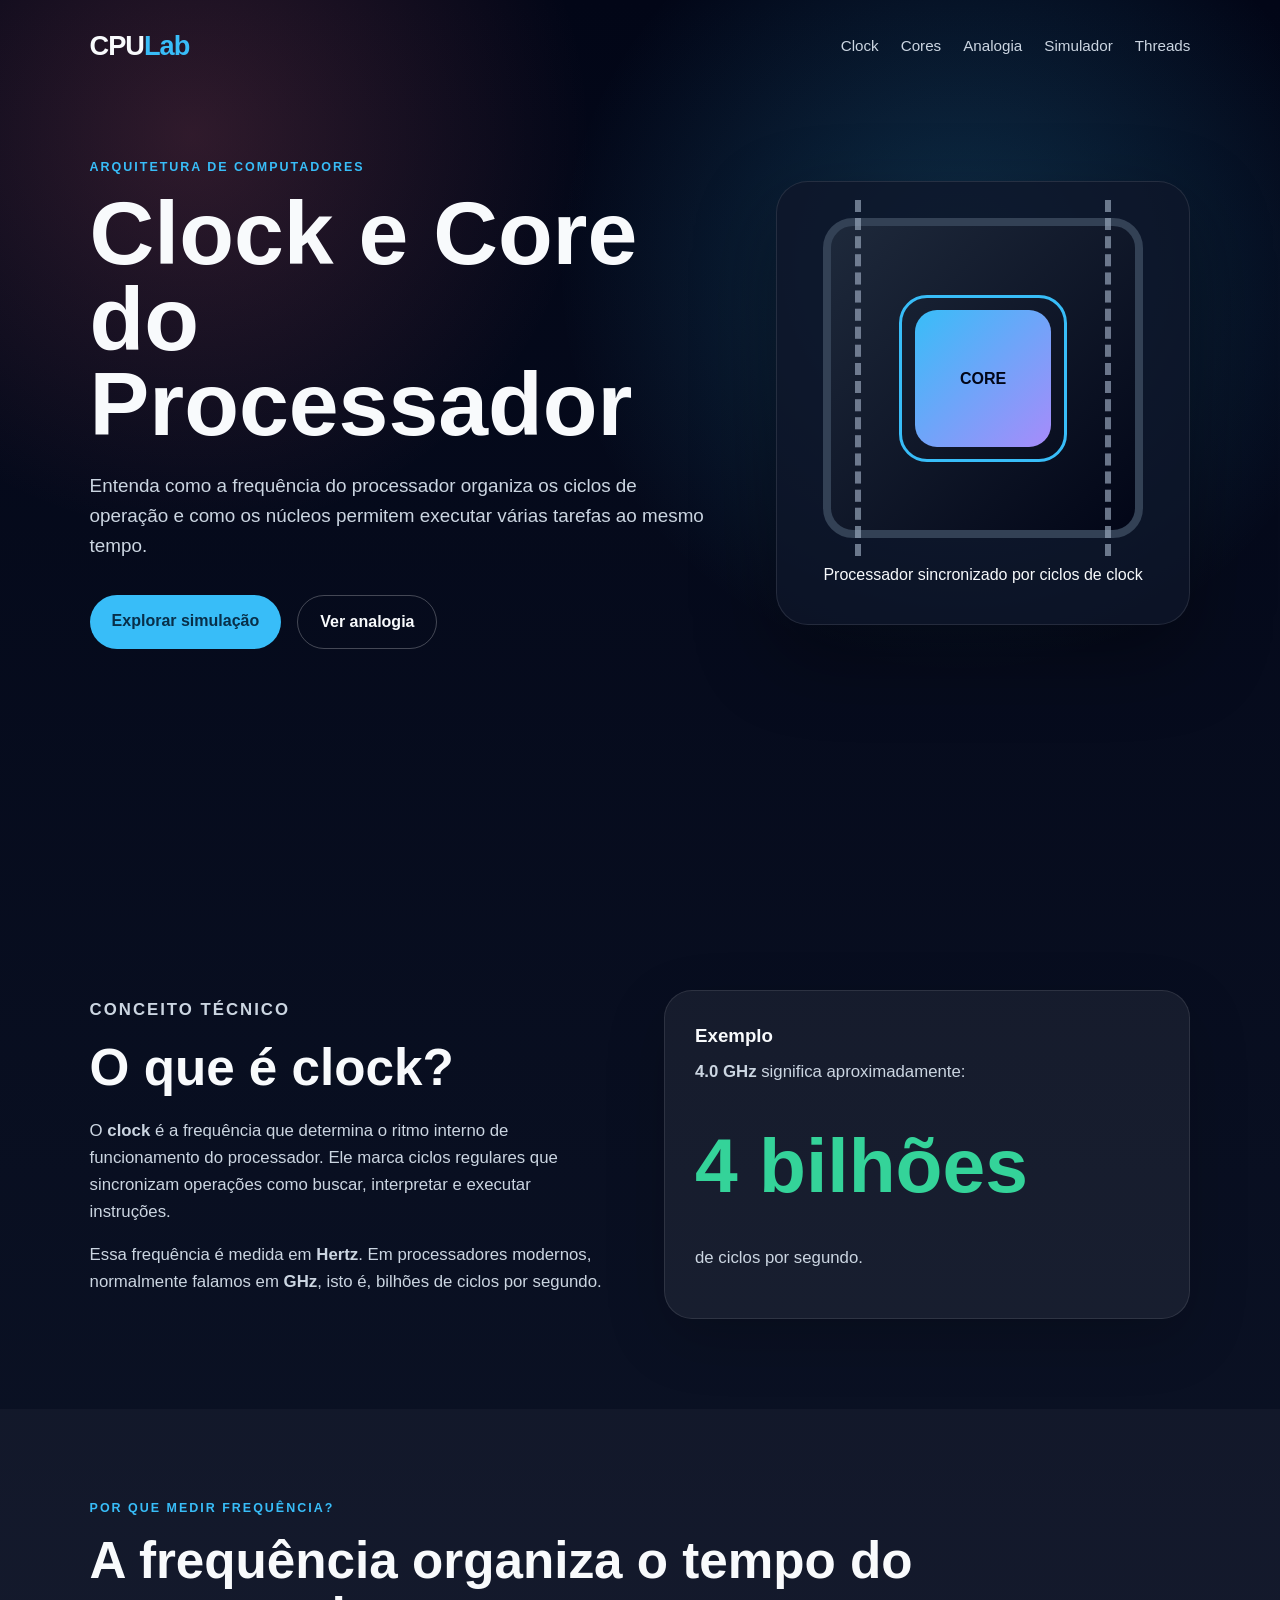
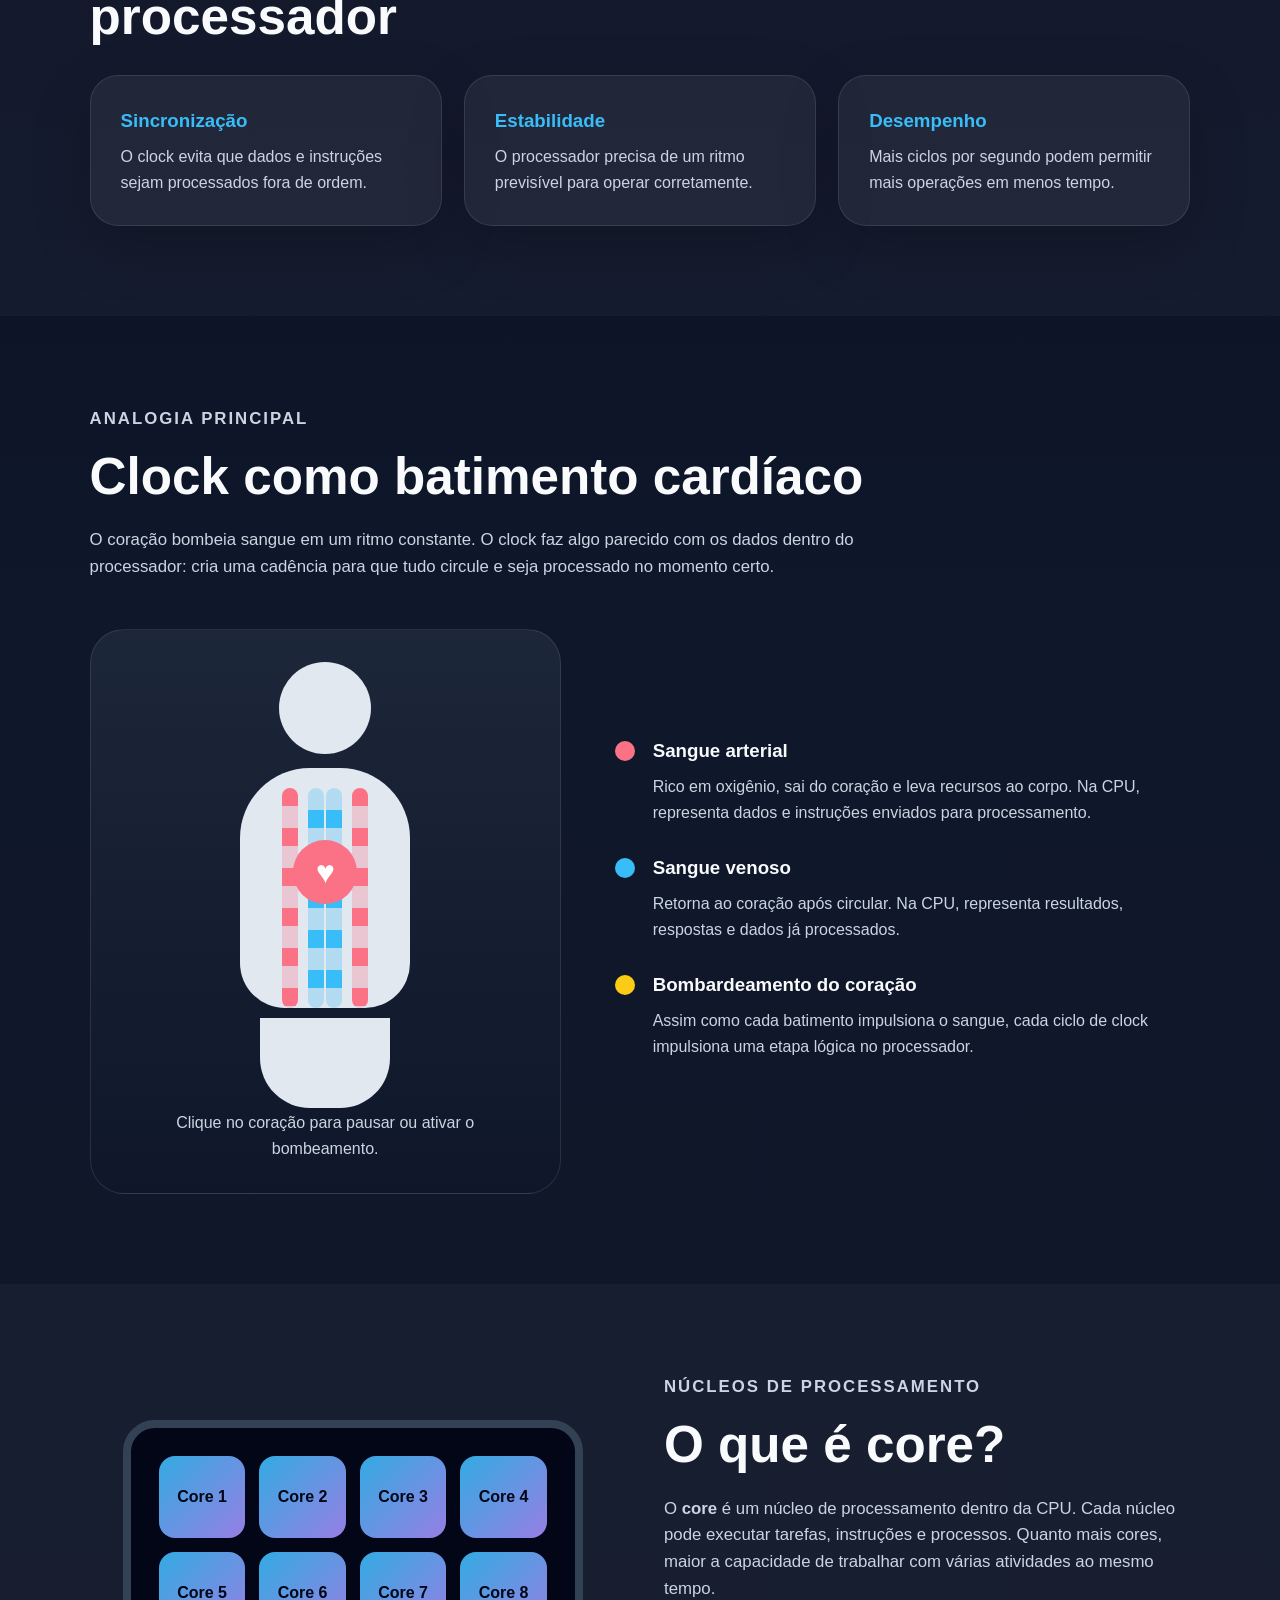
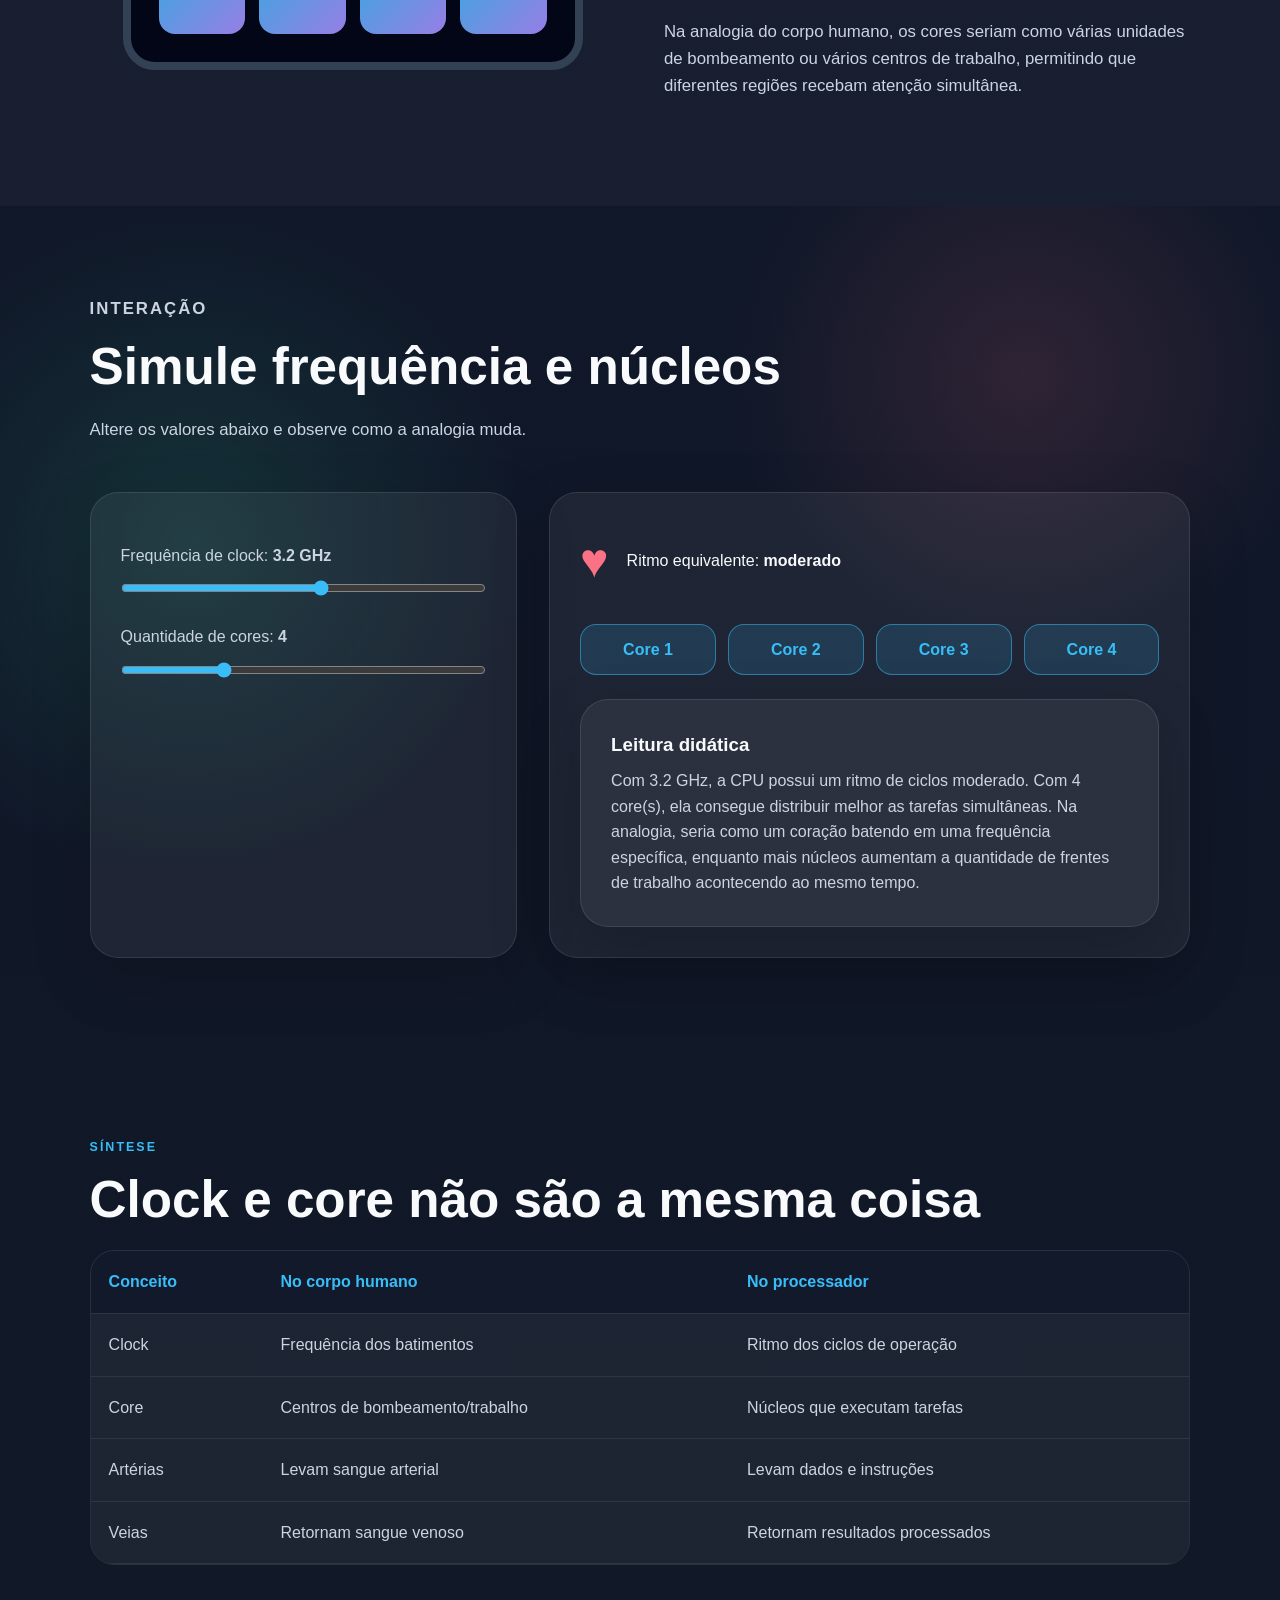
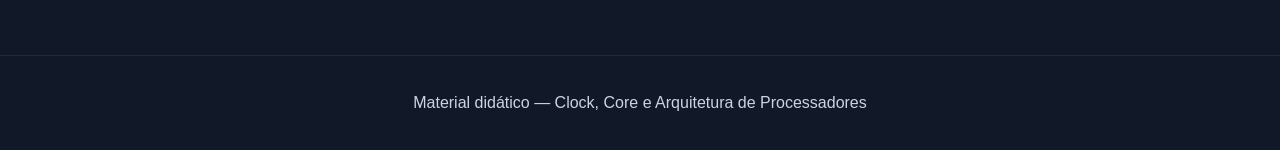
<file: index.html>
<!DOCTYPE html>
<html lang="pt-BR">
<head>
  <meta charset="UTF-8" />
  <meta name="viewport" content="width=device-width, initial-scale=1.0" />
  <title>Clock e Core do Processador | Analogia com o Corpo Humano</title>
  <link rel="stylesheet" href="style.css" />
</head>
<body>
  <header class="hero">
    <nav class="topbar">
      <div class="brand">CPU<span>Lab</span></div>
      <div class="navlinks">
        <a href="#clock">Clock</a>
        <a href="#cores">Cores</a>
        <a href="#analogia">Analogia</a>
        <a href="#simulador">Simulador</a>
        <a href="thread.html">Threads</a>
      </div>
    </nav>

    <section class="hero-content">
      <div>
        <p class="eyebrow">Arquitetura de Computadores</p>
        <h1>Clock e Core do Processador</h1>
        <p class="hero-text">
          Entenda como a frequência do processador organiza os ciclos de operação
          e como os núcleos permitem executar várias tarefas ao mesmo tempo.
        </p>
        <div class="hero-actions">
          <a class="btn primary" href="#simulador">Explorar simulação</a>
          <a class="btn secondary" href="#analogia">Ver analogia</a>
        </div>
      </div>

      <div class="cpu-card" aria-label="Ilustração de processador">
        <div class="chip">
          <div class="chip-core">CORE</div>
          <div class="pulse-ring"></div>
        </div>
        <p>Processador sincronizado por ciclos de clock</p>
      </div>
    </section>
  </header>

  <main>
    <section id="clock" class="section grid-two">
      <div>
        <p class="eyebrow">Conceito técnico</p>
        <h2>O que é clock?</h2>
        <p>
          O <strong>clock</strong> é a frequência que determina o ritmo interno de funcionamento
          do processador. Ele marca ciclos regulares que sincronizam operações como buscar,
          interpretar e executar instruções.
        </p>
        <p>
          Essa frequência é medida em <strong>Hertz</strong>. Em processadores modernos,
          normalmente falamos em <strong>GHz</strong>, isto é, bilhões de ciclos por segundo.
        </p>
      </div>

      <div class="info-box">
        <h3>Exemplo</h3>
        <p><strong>4.0 GHz</strong> significa aproximadamente:</p>
        <div class="big-number">4 bilhões</div>
        <p>de ciclos por segundo.</p>
      </div>
    </section>

    <section class="section cards-section">
      <p class="eyebrow">Por que medir frequência?</p>
      <h2>A frequência organiza o tempo do processador</h2>
      <div class="cards">
        <article class="card">
          <h3>Sincronização</h3>
          <p>O clock evita que dados e instruções sejam processados fora de ordem.</p>
        </article>
        <article class="card">
          <h3>Estabilidade</h3>
          <p>O processador precisa de um ritmo previsível para operar corretamente.</p>
        </article>
        <article class="card">
          <h3>Desempenho</h3>
          <p>Mais ciclos por segundo podem permitir mais operações em menos tempo.</p>
        </article>
      </div>
    </section>

    <section id="analogia" class="section analogy-section">
      <div class="section-title">
        <p class="eyebrow">Analogia principal</p>
        <h2>Clock como batimento cardíaco</h2>
        <p>
          O coração bombeia sangue em um ritmo constante. O clock faz algo parecido
          com os dados dentro do processador: cria uma cadência para que tudo circule
          e seja processado no momento certo.
        </p>
      </div>

      <div class="body-analogy">
        <div class="human-panel">
          <div class="human-body">
            <div class="head"></div>
            <div class="torso">
              <button id="heartBtn" class="heart" aria-label="Coração interativo">♥</button>
              <div class="artery artery-left"></div>
              <div class="artery artery-right"></div>
              <div class="vein vein-left"></div>
              <div class="vein vein-right"></div>
            </div>
            <div class="legs"></div>
          </div>
          <p class="hint">Clique no coração para pausar ou ativar o bombeamento.</p>
        </div>

        <div class="analogy-text">
          <div class="legend-item arterial">
            <span></span>
            <div>
              <h3>Sangue arterial</h3>
              <p>Rico em oxigênio, sai do coração e leva recursos ao corpo. Na CPU, representa dados e instruções enviados para processamento.</p>
            </div>
          </div>

          <div class="legend-item venous">
            <span></span>
            <div>
              <h3>Sangue venoso</h3>
              <p>Retorna ao coração após circular. Na CPU, representa resultados, respostas e dados já processados.</p>
            </div>
          </div>

          <div class="legend-item clock">
            <span></span>
            <div>
              <h3>Bombardeamento do coração</h3>
              <p>Assim como cada batimento impulsiona o sangue, cada ciclo de clock impulsiona uma etapa lógica no processador.</p>
            </div>
          </div>
        </div>
      </div>
    </section>

    <section id="cores" class="section grid-two reverse">
      <div class="core-visual">
        <div class="multi-chip">
          <div>Core 1</div>
          <div>Core 2</div>
          <div>Core 3</div>
          <div>Core 4</div>
          <div>Core 5</div>
          <div>Core 6</div>
          <div>Core 7</div>
          <div>Core 8</div>
        </div>
      </div>
      <div>
        <p class="eyebrow">Núcleos de processamento</p>
        <h2>O que é core?</h2>
        <p>
          O <strong>core</strong> é um núcleo de processamento dentro da CPU. Cada núcleo pode executar
          tarefas, instruções e processos. Quanto mais cores, maior a capacidade de trabalhar
          com várias atividades ao mesmo tempo.
        </p>
        <p>
          Na analogia do corpo humano, os cores seriam como várias unidades de bombeamento
          ou vários centros de trabalho, permitindo que diferentes regiões recebam atenção simultânea.
        </p>
      </div>
    </section>

    <section id="simulador" class="section simulator">
      <div class="section-title">
        <p class="eyebrow">Interação</p>
        <h2>Simule frequência e núcleos</h2>
        <p>Altere os valores abaixo e observe como a analogia muda.</p>
      </div>

      <div class="sim-grid">
        <div class="controls">
          <label for="clockRange">Frequência de clock: <strong><span id="clockValue">3.2</span> GHz</strong></label>
          <input id="clockRange" type="range" min="1" max="5" step="0.1" value="3.2" />

          <label for="coreRange">Quantidade de cores: <strong><span id="coreValue">4</span></strong></label>
          <input id="coreRange" type="range" min="1" max="12" step="1" value="4" />
        </div>

        <div class="simulation-output">
          <div class="heart-monitor">
            <div id="beatIcon" class="beat-icon">♥</div>
            <p>Ritmo equivalente: <strong id="rhythmText">moderado</strong></p>
          </div>

          <div class="core-output" id="coreOutput"></div>

          <div class="performance-box">
            <h3>Leitura didática</h3>
            <p id="performanceText"></p>
          </div>
        </div>
      </div>
    </section>

    <section class="section comparison">
      <p class="eyebrow">Síntese</p>
      <h2>Clock e core não são a mesma coisa</h2>
      <div class="table-wrap">
        <table>
          <thead>
            <tr>
              <th>Conceito</th>
              <th>No corpo humano</th>
              <th>No processador</th>
            </tr>
          </thead>
          <tbody>
            <tr>
              <td>Clock</td>
              <td>Frequência dos batimentos</td>
              <td>Ritmo dos ciclos de operação</td>
            </tr>
            <tr>
              <td>Core</td>
              <td>Centros de bombeamento/trabalho</td>
              <td>Núcleos que executam tarefas</td>
            </tr>
            <tr>
              <td>Artérias</td>
              <td>Levam sangue arterial</td>
              <td>Levam dados e instruções</td>
            </tr>
            <tr>
              <td>Veias</td>
              <td>Retornam sangue venoso</td>
              <td>Retornam resultados processados</td>
            </tr>
          </tbody>
        </table>
      </div>
    </section>
  </main>

  <footer>
    <p>Material didático — Clock, Core e Arquitetura de Processadores</p>
  </footer>

  <script src="script.js"></script>
</body>
</html>
</file>
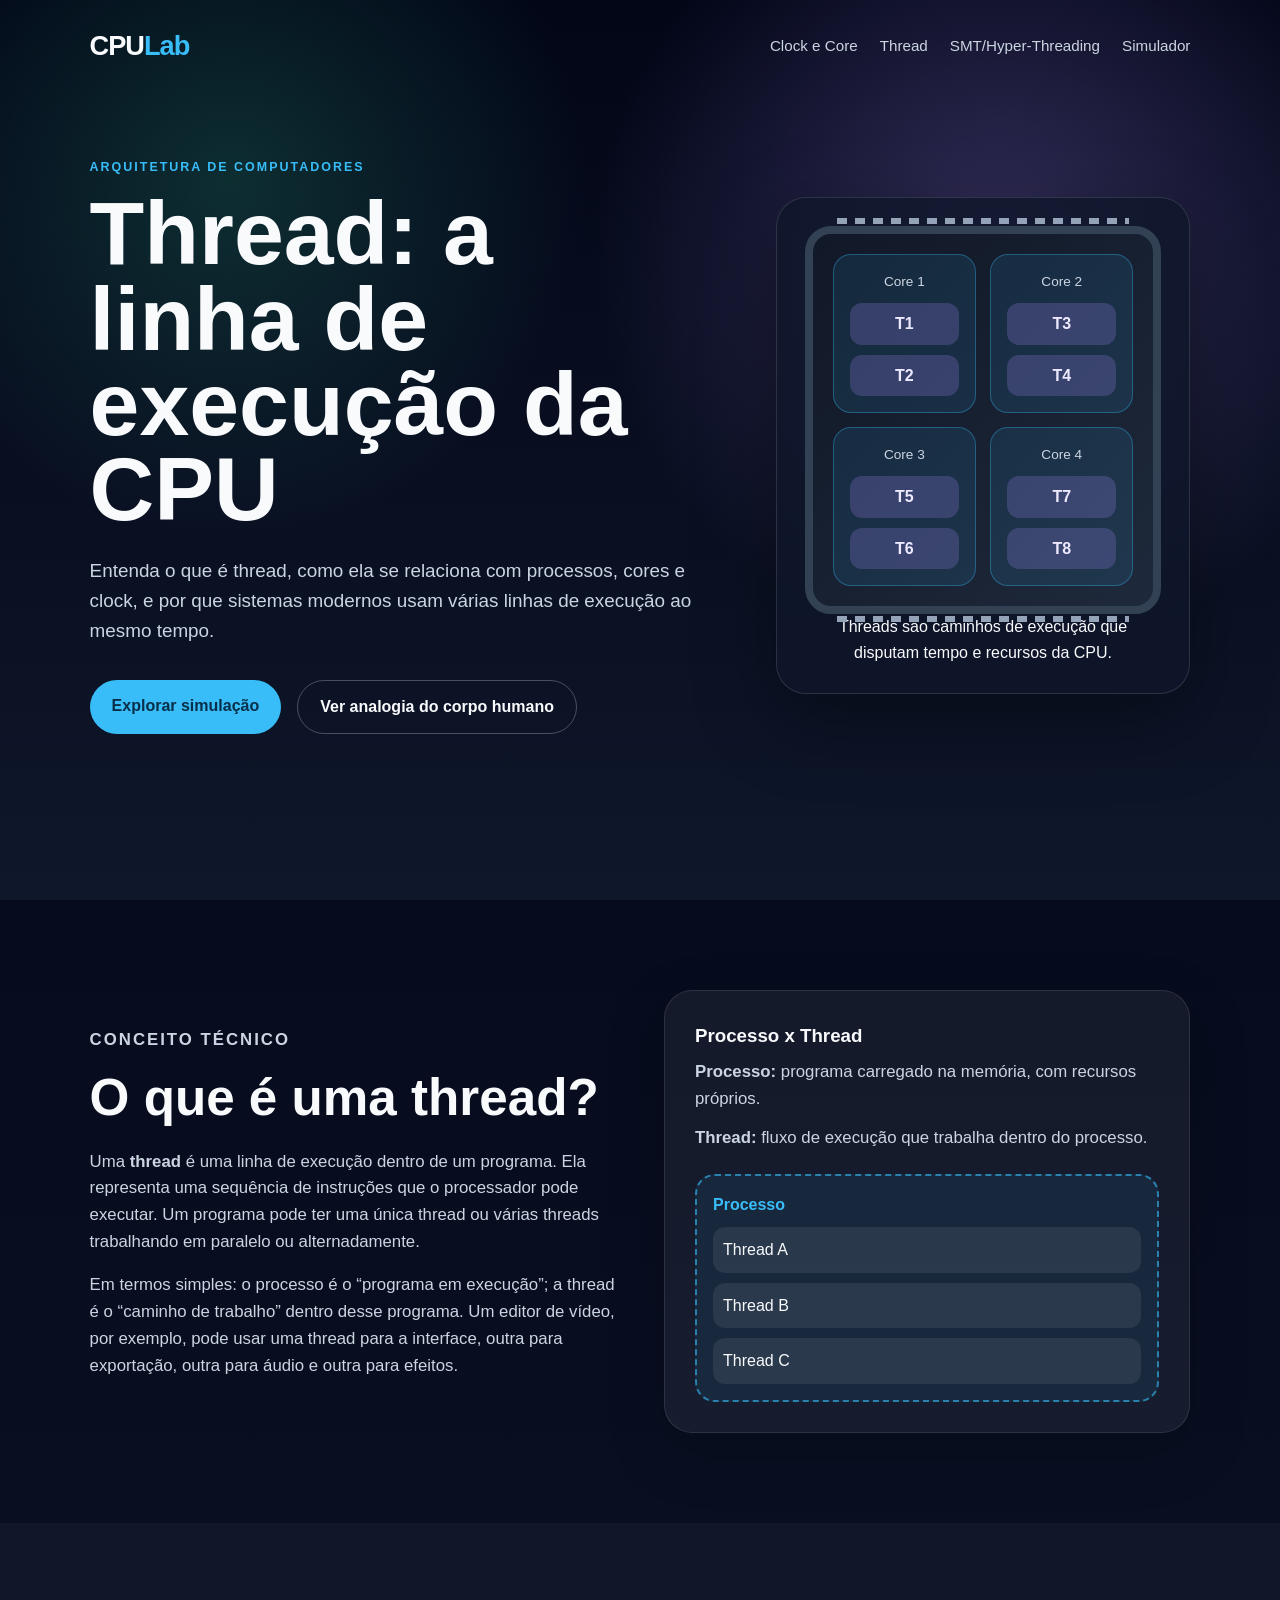
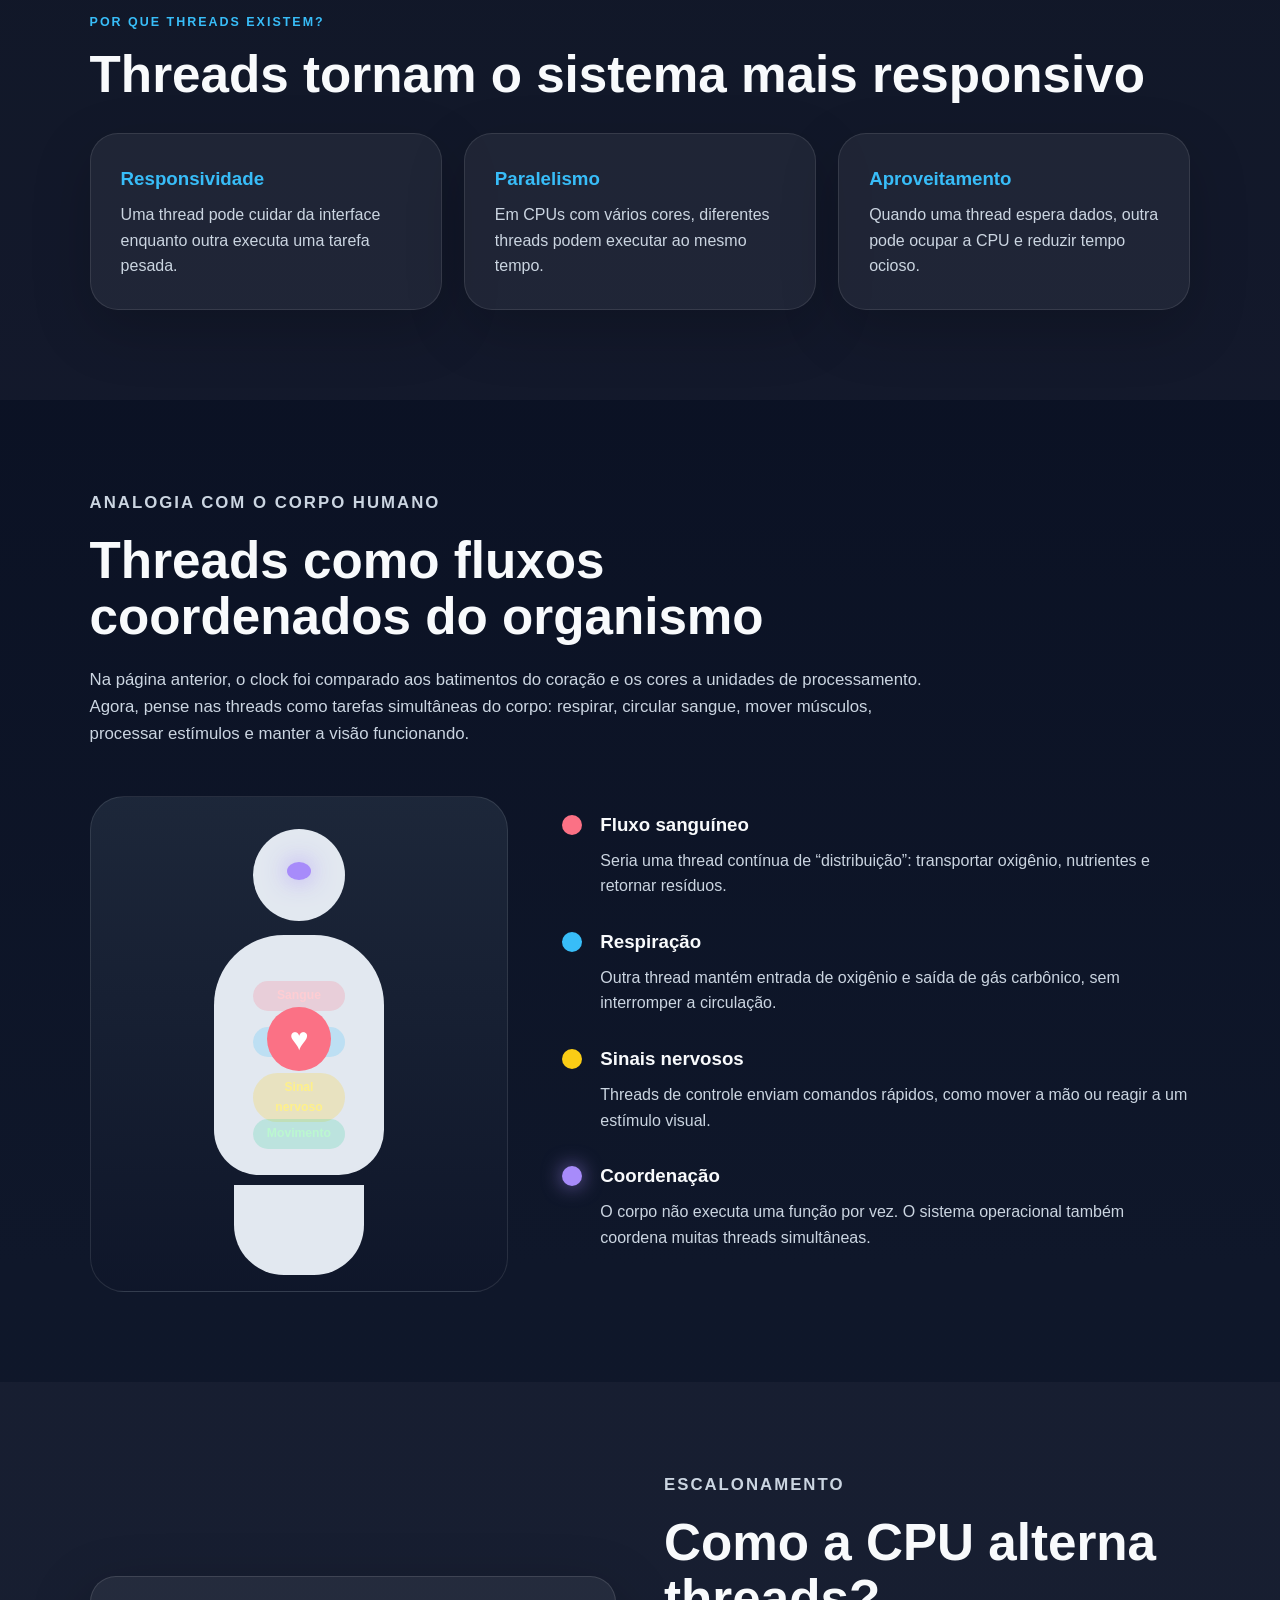
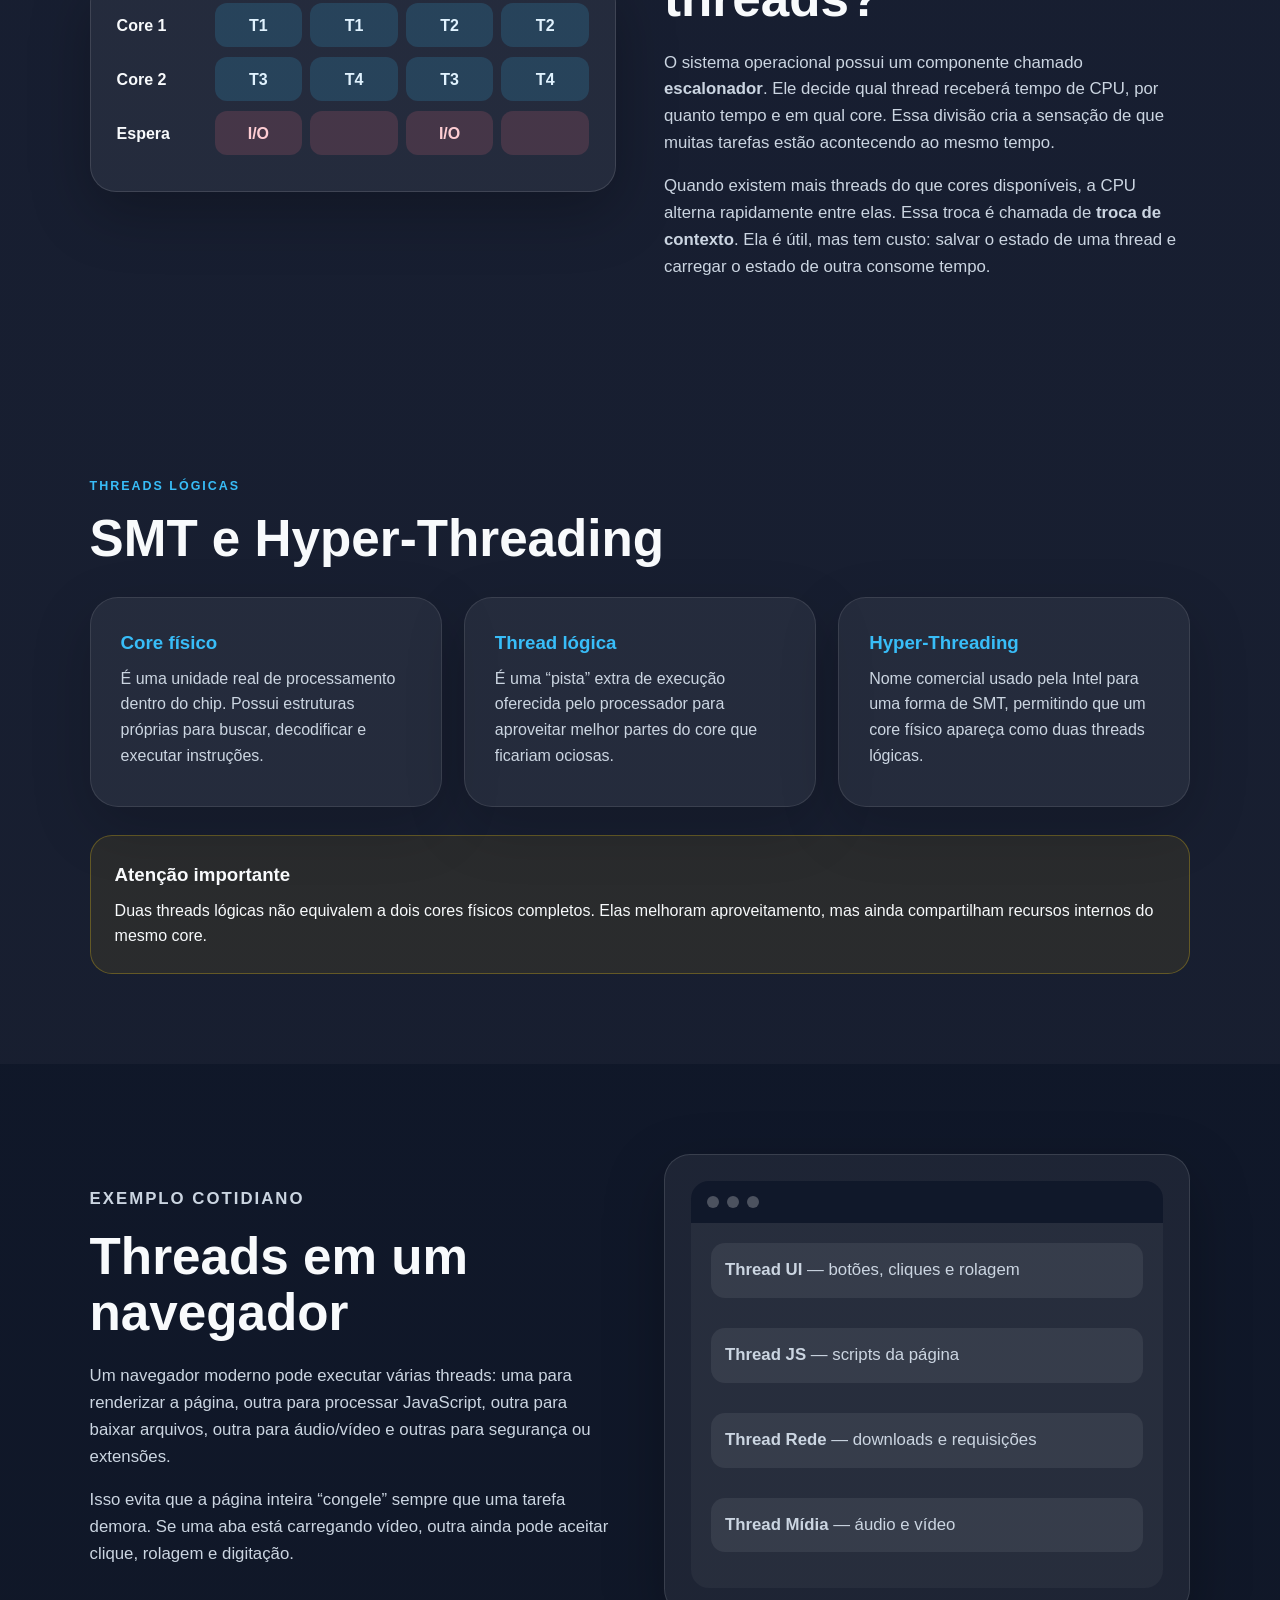
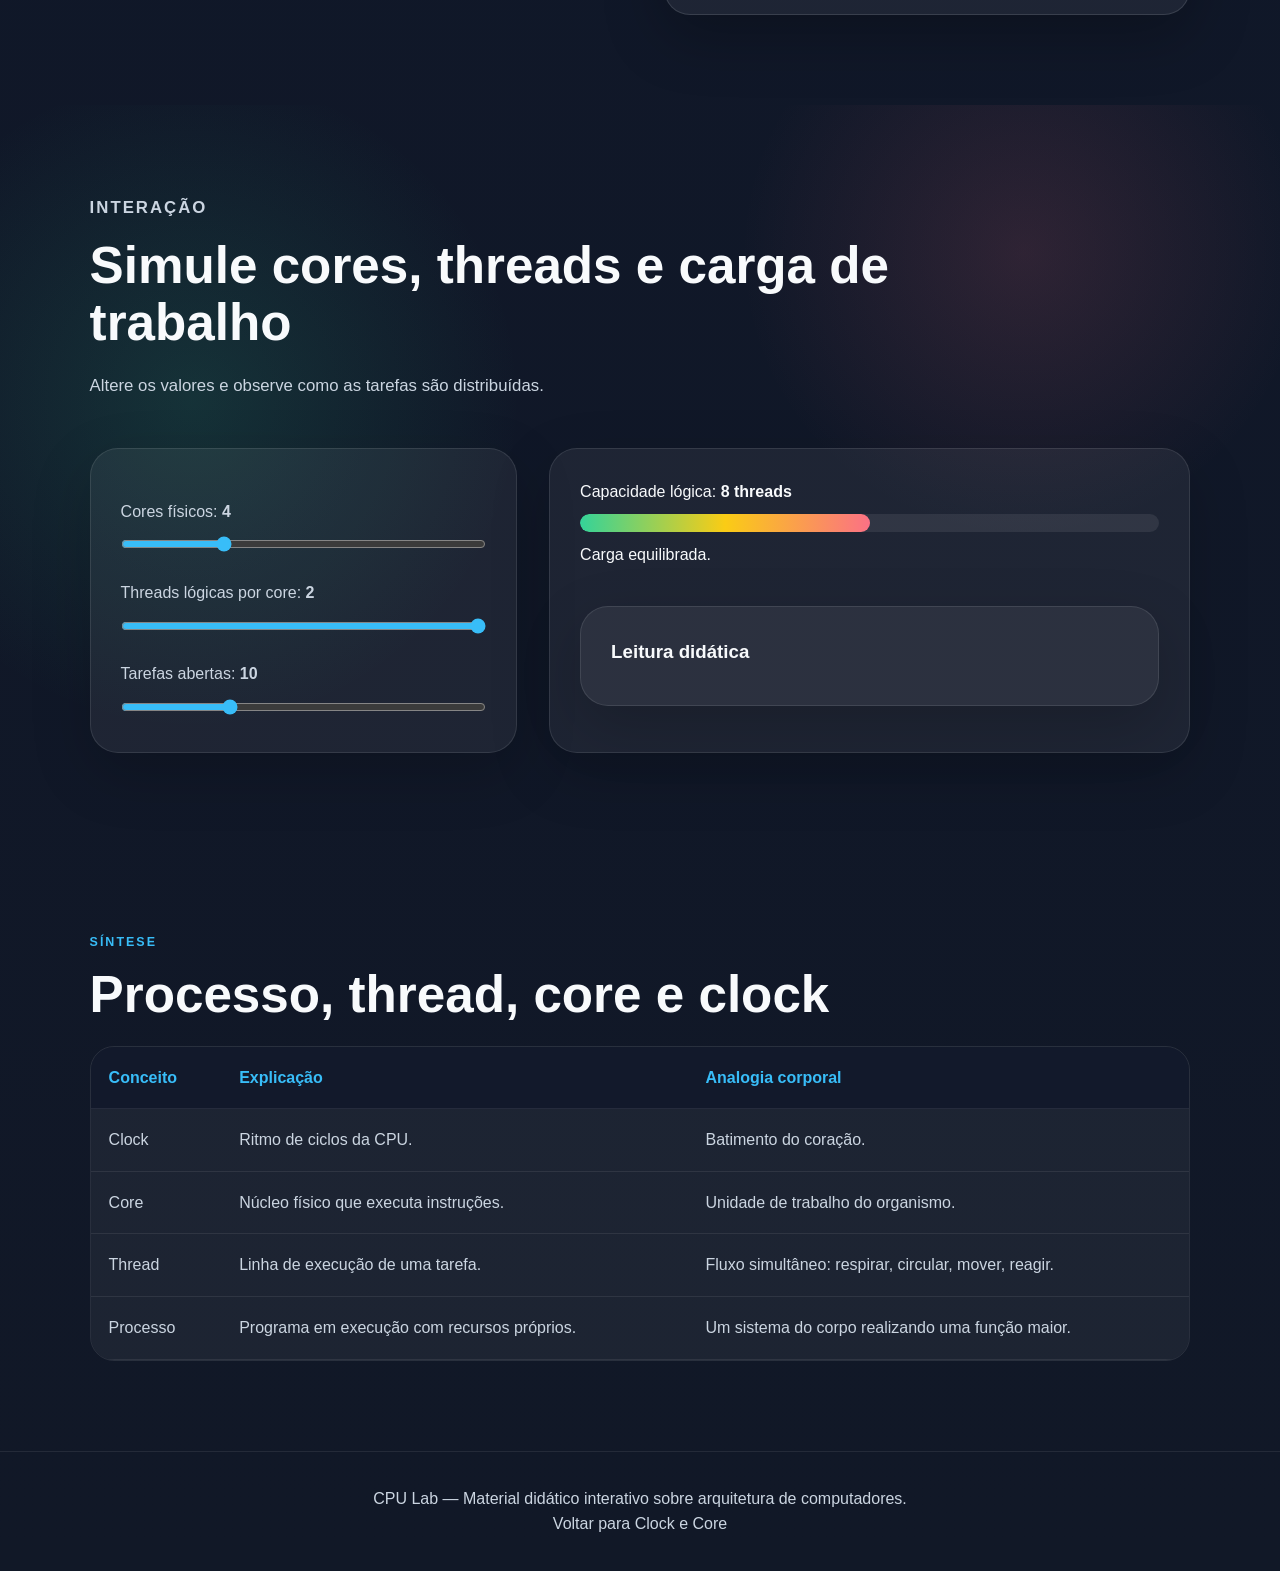
<file: thread.html>
<!DOCTYPE html>
<html lang="pt-BR">
<head>
  <meta charset="UTF-8" />
  <meta name="viewport" content="width=device-width, initial-scale=1.0" />
  <title>Threads do Processador | CPU Lab</title>
  <link rel="stylesheet" href="style.css" />
</head>
<body>
  <header class="hero thread-hero">
    <nav class="topbar">
      <div class="brand">CPU<span>Lab</span></div>
      <div class="navlinks">
        <a href="index.html">Clock e Core</a>
        <a href="#conceito-thread">Thread</a>
        <a href="#smt">SMT/Hyper-Threading</a>
        <a href="#simulador-thread">Simulador</a>
      </div>
    </nav>

    <section class="hero-content">
      <div>
        <p class="eyebrow">Arquitetura de Computadores</p>
        <h1>Thread: a linha de execução da CPU</h1>
        <p class="hero-text">
          Entenda o que é thread, como ela se relaciona com processos, cores e clock,
          e por que sistemas modernos usam várias linhas de execução ao mesmo tempo.
        </p>
        <div class="hero-actions">
          <a class="btn primary" href="#simulador-thread">Explorar simulação</a>
          <a class="btn secondary" href="#analogia-thread">Ver analogia do corpo humano</a>
        </div>
      </div>

      <div class="thread-chip-card" aria-label="Ilustração de processador com threads">
        <div class="thread-chip">
          <div class="thread-core-card"><span>Core 1</span><b>T1</b><b>T2</b></div>
          <div class="thread-core-card"><span>Core 2</span><b>T3</b><b>T4</b></div>
          <div class="thread-core-card"><span>Core 3</span><b>T5</b><b>T6</b></div>
          <div class="thread-core-card"><span>Core 4</span><b>T7</b><b>T8</b></div>
        </div>
        <p>Threads são caminhos de execução que disputam tempo e recursos da CPU.</p>
      </div>
    </section>
  </header>

  <main>
    <section id="conceito-thread" class="section grid-two">
      <div>
        <p class="eyebrow">Conceito técnico</p>
        <h2>O que é uma thread?</h2>
        <p>
          Uma <strong>thread</strong> é uma linha de execução dentro de um programa. Ela representa
          uma sequência de instruções que o processador pode executar. Um programa pode ter
          uma única thread ou várias threads trabalhando em paralelo ou alternadamente.
        </p>
        <p>
          Em termos simples: o processo é o “programa em execução”; a thread é o “caminho de trabalho”
          dentro desse programa. Um editor de vídeo, por exemplo, pode usar uma thread para a interface,
          outra para exportação, outra para áudio e outra para efeitos.
        </p>
      </div>

      <div class="info-box thread-definition-box">
        <h3>Processo x Thread</h3>
        <p><strong>Processo:</strong> programa carregado na memória, com recursos próprios.</p>
        <p><strong>Thread:</strong> fluxo de execução que trabalha dentro do processo.</p>
        <div class="mini-process">
          <div class="process-shell">
            <span>Processo</span>
            <i>Thread A</i>
            <i>Thread B</i>
            <i>Thread C</i>
          </div>
        </div>
      </div>
    </section>

    <section class="section cards-section">
      <p class="eyebrow">Por que threads existem?</p>
      <h2>Threads tornam o sistema mais responsivo</h2>
      <div class="cards">
        <article class="card">
          <h3>Responsividade</h3>
          <p>Uma thread pode cuidar da interface enquanto outra executa uma tarefa pesada.</p>
        </article>
        <article class="card">
          <h3>Paralelismo</h3>
          <p>Em CPUs com vários cores, diferentes threads podem executar ao mesmo tempo.</p>
        </article>
        <article class="card">
          <h3>Aproveitamento</h3>
          <p>Quando uma thread espera dados, outra pode ocupar a CPU e reduzir tempo ocioso.</p>
        </article>
      </div>
    </section>

    <section id="analogia-thread" class="section analogy-section">
      <div class="section-title">
        <p class="eyebrow">Analogia com o corpo humano</p>
        <h2>Threads como fluxos coordenados do organismo</h2>
        <p>
          Na página anterior, o clock foi comparado aos batimentos do coração e os cores a unidades
          de processamento. Agora, pense nas threads como tarefas simultâneas do corpo: respirar,
          circular sangue, mover músculos, processar estímulos e manter a visão funcionando.
        </p>
      </div>

      <div class="body-analogy thread-body-grid">
        <div class="human-panel">
          <div class="human-body thread-human">
            <div class="head"><span class="brain-dot"></span></div>
            <div class="torso">
              <button class="heart" aria-label="Coração ilustrativo">♥</button>
              <div class="thread-flow flow-blood">Sangue</div>
              <div class="thread-flow flow-air">Respiração</div>
              <div class="thread-flow flow-nerve">Sinal nervoso</div>
              <div class="thread-flow flow-muscle">Movimento</div>
            </div>
            <div class="legs"></div>
          </div>
        </div>

        <div class="analogy-text">
          <div class="legend-item arterial">
            <span></span>
            <div>
              <h3>Fluxo sanguíneo</h3>
              <p>Seria uma thread contínua de “distribuição”: transportar oxigênio, nutrientes e retornar resíduos.</p>
            </div>
          </div>
          <div class="legend-item venous">
            <span></span>
            <div>
              <h3>Respiração</h3>
              <p>Outra thread mantém entrada de oxigênio e saída de gás carbônico, sem interromper a circulação.</p>
            </div>
          </div>
          <div class="legend-item clock">
            <span></span>
            <div>
              <h3>Sinais nervosos</h3>
              <p>Threads de controle enviam comandos rápidos, como mover a mão ou reagir a um estímulo visual.</p>
            </div>
          </div>
          <div class="legend-item thread-legend">
            <span></span>
            <div>
              <h3>Coordenação</h3>
              <p>O corpo não executa uma função por vez. O sistema operacional também coordena muitas threads simultâneas.</p>
            </div>
          </div>
        </div>
      </div>
    </section>

    <section class="section grid-two reverse">
      <div class="timeline-visual">
        <div class="time-row"><strong>Core 1</strong><span>T1</span><span>T1</span><span>T2</span><span>T2</span></div>
        <div class="time-row"><strong>Core 2</strong><span>T3</span><span>T4</span><span>T3</span><span>T4</span></div>
        <div class="time-row"><strong>Espera</strong><em>I/O</em><em></em><em>I/O</em><em></em></div>
      </div>
      <div>
        <p class="eyebrow">Escalonamento</p>
        <h2>Como a CPU alterna threads?</h2>
        <p>
          O sistema operacional possui um componente chamado <strong>escalonador</strong>. Ele decide
          qual thread receberá tempo de CPU, por quanto tempo e em qual core. Essa divisão cria
          a sensação de que muitas tarefas estão acontecendo ao mesmo tempo.
        </p>
        <p>
          Quando existem mais threads do que cores disponíveis, a CPU alterna rapidamente entre elas.
          Essa troca é chamada de <strong>troca de contexto</strong>. Ela é útil, mas tem custo: salvar o estado
          de uma thread e carregar o estado de outra consome tempo.
        </p>
      </div>
    </section>

    <section id="smt" class="section cards-section">
      <p class="eyebrow">Threads lógicas</p>
      <h2>SMT e Hyper-Threading</h2>
      <div class="cards wide-cards">
        <article class="card">
          <h3>Core físico</h3>
          <p>É uma unidade real de processamento dentro do chip. Possui estruturas próprias para buscar, decodificar e executar instruções.</p>
        </article>
        <article class="card">
          <h3>Thread lógica</h3>
          <p>É uma “pista” extra de execução oferecida pelo processador para aproveitar melhor partes do core que ficariam ociosas.</p>
        </article>
        <article class="card">
          <h3>Hyper-Threading</h3>
          <p>Nome comercial usado pela Intel para uma forma de SMT, permitindo que um core físico apareça como duas threads lógicas.</p>
        </article>
      </div>
      <div class="warning-box">
        <h3>Atenção importante</h3>
        <p>
          Duas threads lógicas não equivalem a dois cores físicos completos. Elas melhoram aproveitamento,
          mas ainda compartilham recursos internos do mesmo core.
        </p>
      </div>
    </section>

    <section class="section grid-two">
      <div>
        <p class="eyebrow">Exemplo cotidiano</p>
        <h2>Threads em um navegador</h2>
        <p>
          Um navegador moderno pode executar várias threads: uma para renderizar a página,
          outra para processar JavaScript, outra para baixar arquivos, outra para áudio/vídeo
          e outras para segurança ou extensões.
        </p>
        <p>
          Isso evita que a página inteira “congele” sempre que uma tarefa demora. Se uma aba está
          carregando vídeo, outra ainda pode aceitar clique, rolagem e digitação.
        </p>
      </div>
      <div class="browser-visual">
        <div class="browser-bar"><span></span><span></span><span></span></div>
        <div class="browser-thread-list">
          <p><b>Thread UI</b> — botões, cliques e rolagem</p>
          <p><b>Thread JS</b> — scripts da página</p>
          <p><b>Thread Rede</b> — downloads e requisições</p>
          <p><b>Thread Mídia</b> — áudio e vídeo</p>
        </div>
      </div>
    </section>

    <section id="simulador-thread" class="section simulator">
      <div class="section-title">
        <p class="eyebrow">Interação</p>
        <h2>Simule cores, threads e carga de trabalho</h2>
        <p>Altere os valores e observe como as tarefas são distribuídas.</p>
      </div>

      <div class="sim-grid">
        <div class="controls">
          <label for="threadCoreRange">Cores físicos: <strong><span id="threadCoreValue">4</span></strong></label>
          <input id="threadCoreRange" type="range" min="1" max="12" step="1" value="4" />

          <label for="logicalThreadRange">Threads lógicas por core: <strong><span id="logicalThreadValue">2</span></strong></label>
          <input id="logicalThreadRange" type="range" min="1" max="2" step="1" value="2" />

          <label for="taskRange">Tarefas abertas: <strong><span id="taskValue">10</span></strong></label>
          <input id="taskRange" type="range" min="1" max="32" step="1" value="10" />
        </div>

        <div class="simulation-output">
          <div class="thread-meter">
            <p>Capacidade lógica: <strong><span id="capacityText">8</span> threads</strong></p>
            <div class="meter"><div id="threadLoadBar"></div></div>
            <p id="threadStatusText">Carga equilibrada.</p>
          </div>
          <div class="thread-output" id="threadOutput"></div>
          <div class="performance-box">
            <h3>Leitura didática</h3>
            <p id="threadPerformanceText"></p>
          </div>
        </div>
      </div>
    </section>

    <section class="section comparison">
      <p class="eyebrow">Síntese</p>
      <h2>Processo, thread, core e clock</h2>
      <div class="table-wrap">
        <table>
          <thead>
            <tr>
              <th>Conceito</th>
              <th>Explicação</th>
              <th>Analogia corporal</th>
            </tr>
          </thead>
          <tbody>
            <tr>
              <td>Clock</td>
              <td>Ritmo de ciclos da CPU.</td>
              <td>Batimento do coração.</td>
            </tr>
            <tr>
              <td>Core</td>
              <td>Núcleo físico que executa instruções.</td>
              <td>Unidade de trabalho do organismo.</td>
            </tr>
            <tr>
              <td>Thread</td>
              <td>Linha de execução de uma tarefa.</td>
              <td>Fluxo simultâneo: respirar, circular, mover, reagir.</td>
            </tr>
            <tr>
              <td>Processo</td>
              <td>Programa em execução com recursos próprios.</td>
              <td>Um sistema do corpo realizando uma função maior.</td>
            </tr>
          </tbody>
        </table>
      </div>
    </section>
  </main>

  <footer>
    <p>CPU Lab — Material didático interativo sobre arquitetura de computadores.</p>
    <a href="index.html">Voltar para Clock e Core</a>
  </footer>

  <script src="script.js"></script>
</body>
</html>
</file>
<file: style.css>
* {
  box-sizing: border-box;
  margin: 0;
  padding: 0;
}

:root {
  --bg: #0f172a;
  --panel: #111827;
  --panel-2: #1f2937;
  --text: #f8fafc;
  --muted: #cbd5e1;
  --blue: #38bdf8;
  --red: #fb7185;
  --purple: #a78bfa;
  --green: #34d399;
  --yellow: #facc15;
  --white: #ffffff;
}

html {
  scroll-behavior: smooth;
}

body {
  font-family: Arial, Helvetica, sans-serif;
  background: linear-gradient(180deg, #020617 0%, #0f172a 45%, #111827 100%);
  color: var(--text);
  line-height: 1.6;
}

a {
  color: inherit;
  text-decoration: none;
}

.hero {
  min-height: 100vh;
  padding: 24px 7vw 80px;
  background:
    radial-gradient(circle at 75% 30%, rgba(56, 189, 248, 0.22), transparent 35%),
    radial-gradient(circle at 15% 15%, rgba(251, 113, 133, 0.18), transparent 30%);
}

.topbar {
  display: flex;
  justify-content: space-between;
  align-items: center;
  gap: 24px;
  margin-bottom: 90px;
}

.brand {
  font-size: 1.7rem;
  font-weight: 800;
  letter-spacing: -1px;
}

.brand span {
  color: var(--blue);
}

.navlinks {
  display: flex;
  gap: 22px;
  color: var(--muted);
  font-size: 0.95rem;
}

.navlinks a:hover {
  color: var(--blue);
}

.hero-content {
  display: grid;
  grid-template-columns: 1.2fr 0.8fr;
  gap: 64px;
  align-items: center;
}

.eyebrow {
  color: var(--blue);
  text-transform: uppercase;
  letter-spacing: 2px;
  font-weight: 700;
  font-size: 0.78rem;
  margin-bottom: 14px;
}

h1 {
  font-size: clamp(3rem, 7vw, 6.5rem);
  line-height: 0.95;
  max-width: 850px;
  margin-bottom: 24px;
}

h2 {
  font-size: clamp(2rem, 4vw, 3.2rem);
  line-height: 1.1;
  margin-bottom: 22px;
}

h3 {
  margin-bottom: 8px;
}

.hero-text {
  color: var(--muted);
  max-width: 690px;
  font-size: 1.18rem;
}

.hero-actions {
  display: flex;
  flex-wrap: wrap;
  gap: 16px;
  margin-top: 34px;
}

.btn {
  padding: 13px 22px;
  border-radius: 999px;
  font-weight: 700;
  transition: transform 0.2s, background 0.2s;
}

.btn:hover {
  transform: translateY(-2px);
}

.primary {
  background: var(--blue);
  color: #082f49;
}

.secondary {
  border: 1px solid rgba(255,255,255,0.25);
  color: var(--text);
}

.cpu-card {
  padding: 36px;
  background: rgba(15, 23, 42, 0.78);
  border: 1px solid rgba(255,255,255,0.1);
  border-radius: 32px;
  text-align: center;
  box-shadow: 0 30px 80px rgba(0,0,0,0.35);
}

.chip {
  width: min(320px, 80vw);
  aspect-ratio: 1;
  margin: 0 auto 24px;
  background:
    linear-gradient(135deg, #1e293b, #020617),
    repeating-linear-gradient(90deg, transparent 0 14px, rgba(255,255,255,0.08) 14px 18px);
  border: 8px solid #334155;
  border-radius: 30px;
  display: grid;
  place-items: center;
  position: relative;
}

.chip::before,
.chip::after {
  content: "";
  position: absolute;
  inset: -26px 24px;
  border-left: 6px dashed rgba(148, 163, 184, 0.45);
  border-right: 6px dashed rgba(148, 163, 184, 0.45);
}

.chip-core {
  width: 45%;
  aspect-ratio: 1;
  border-radius: 22px;
  background: linear-gradient(135deg, var(--blue), var(--purple));
  display: grid;
  place-items: center;
  color: #020617;
  font-weight: 900;
  z-index: 2;
}

.pulse-ring {
  position: absolute;
  width: 55%;
  aspect-ratio: 1;
  border: 3px solid var(--blue);
  border-radius: 28px;
  animation: pulse 1.4s infinite;
}

@keyframes pulse {
  0% { transform: scale(0.8); opacity: 0.9; }
  100% { transform: scale(1.45); opacity: 0; }
}

.section {
  padding: 90px 7vw;
}

.grid-two {
  display: grid;
  grid-template-columns: 1fr 1fr;
  gap: 48px;
  align-items: center;
}

.grid-two p,
.section-title p {
  color: var(--muted);
  font-size: 1.05rem;
  margin-bottom: 16px;
}

.info-box,
.card,
.performance-box,
.controls,
.simulation-output {
  background: rgba(255,255,255,0.06);
  border: 1px solid rgba(255,255,255,0.1);
  border-radius: 28px;
  padding: 30px;
  box-shadow: 0 20px 60px rgba(0,0,0,0.18);
}

.big-number {
  font-size: clamp(2.8rem, 6vw, 5rem);
  font-weight: 900;
  color: var(--green);
  margin: 18px 0;
}

.cards-section {
  background: rgba(255,255,255,0.03);
}

.cards {
  display: grid;
  grid-template-columns: repeat(3, 1fr);
  gap: 22px;
  margin-top: 30px;
}

.card h3 {
  color: var(--blue);
}

.card p {
  color: var(--muted);
}

.section-title {
  max-width: 850px;
  margin-bottom: 48px;
}

.body-analogy {
  display: grid;
  grid-template-columns: 0.9fr 1.1fr;
  gap: 54px;
  align-items: center;
}

.human-panel {
  background: linear-gradient(180deg, rgba(30, 41, 59, 0.92), rgba(15, 23, 42, 0.92));
  border: 1px solid rgba(255,255,255,0.1);
  border-radius: 34px;
  padding: 32px;
  text-align: center;
}

.human-body {
  width: 260px;
  height: 430px;
  margin: 0 auto;
  position: relative;
}

.head {
  width: 92px;
  height: 92px;
  border-radius: 50%;
  background: #e2e8f0;
  margin: 0 auto 14px;
}

.torso {
  width: 170px;
  height: 240px;
  border-radius: 70px 70px 45px 45px;
  background: #e2e8f0;
  margin: 0 auto;
  position: relative;
  overflow: hidden;
}

.legs {
  width: 130px;
  height: 90px;
  margin: 10px auto 0;
  border-radius: 0 0 50px 50px;
  background: #e2e8f0;
}

.heart {
  position: absolute;
  top: 72px;
  left: 50%;
  transform: translateX(-50%);
  width: 64px;
  height: 64px;
  border: 0;
  border-radius: 50%;
  background: var(--red);
  color: white;
  font-size: 2rem;
  cursor: pointer;
  z-index: 5;
  animation: heartbeat 0.8s infinite;
}

.heart.paused {
  animation-play-state: paused;
  opacity: 0.75;
}

@keyframes heartbeat {
  0%, 100% { transform: translateX(-50%) scale(1); }
  35% { transform: translateX(-50%) scale(1.18); }
  60% { transform: translateX(-50%) scale(0.92); }
}

.artery,
.vein {
  position: absolute;
  width: 16px;
  height: 220px;
  border-radius: 999px;
  background-size: 100% 40px;
  animation: flow 1.1s linear infinite;
}

.artery {
  background-image: linear-gradient(to bottom, var(--red) 45%, rgba(251,113,133,0.28) 45%);
}

.vein {
  background-image: linear-gradient(to top, var(--blue) 45%, rgba(56,189,248,0.28) 45%);
}

.artery-left { left: 42px; top: 20px; }
.artery-right { right: 42px; top: 20px; }
.vein-left { left: 68px; top: 20px; }
.vein-right { right: 68px; top: 20px; }

@keyframes flow {
  from { background-position-y: 0; }
  to { background-position-y: 40px; }
}

.hint {
  color: var(--muted);
  margin-top: 18px;
}

.legend-item {
  display: grid;
  grid-template-columns: 20px 1fr;
  gap: 18px;
  margin-bottom: 28px;
}

.legend-item span {
  width: 20px;
  height: 20px;
  border-radius: 50%;
  margin-top: 5px;
}

.legend-item.arterial span { background: var(--red); }
.legend-item.venous span { background: var(--blue); }
.legend-item.clock span { background: var(--yellow); }
.legend-item p { color: var(--muted); }

.reverse {
  background: rgba(255,255,255,0.03);
}

.core-visual {
  display: grid;
  place-items: center;
}

.multi-chip {
  width: min(460px, 90vw);
  display: grid;
  grid-template-columns: repeat(4, 1fr);
  gap: 14px;
  background: #020617;
  border: 8px solid #334155;
  border-radius: 32px;
  padding: 28px;
}

.multi-chip div {
  min-height: 82px;
  display: grid;
  place-items: center;
  background: linear-gradient(135deg, rgba(56,189,248,0.9), rgba(167,139,250,0.9));
  color: #020617;
  border-radius: 16px;
  font-weight: 800;
}

.simulator {
  background:
    radial-gradient(circle at 15% 40%, rgba(52,211,153,0.14), transparent 28%),
    radial-gradient(circle at 80% 20%, rgba(251,113,133,0.13), transparent 24%);
}

.sim-grid {
  display: grid;
  grid-template-columns: 0.8fr 1.2fr;
  gap: 32px;
}

.controls label {
  display: block;
  margin: 20px 0 10px;
  color: var(--muted);
}

input[type="range"] {
  width: 100%;
  accent-color: var(--blue);
}

.heart-monitor {
  display: flex;
  align-items: center;
  gap: 18px;
  margin-bottom: 24px;
}

.beat-icon {
  font-size: 3rem;
  color: var(--red);
  animation: heartbeatSimple 1s infinite;
}

@keyframes heartbeatSimple {
  0%, 100% { transform: scale(1); }
  50% { transform: scale(1.25); }
}

.core-output {
  display: grid;
  grid-template-columns: repeat(auto-fit, minmax(72px, 1fr));
  gap: 12px;
  margin-bottom: 24px;
}

.core-dot {
  background: rgba(56,189,248,0.15);
  border: 1px solid rgba(56,189,248,0.5);
  border-radius: 16px;
  padding: 12px;
  text-align: center;
  color: var(--blue);
  font-weight: 700;
}

.performance-box p {
  color: var(--muted);
}

.table-wrap {
  overflow-x: auto;
  border-radius: 24px;
  border: 1px solid rgba(255,255,255,0.1);
}

table {
  width: 100%;
  border-collapse: collapse;
  background: rgba(255,255,255,0.05);
}

th,
td {
  padding: 18px;
  text-align: left;
  border-bottom: 1px solid rgba(255,255,255,0.08);
}

th {
  color: var(--blue);
  background: rgba(15,23,42,0.8);
}

td {
  color: var(--muted);
}

footer {
  padding: 34px 7vw;
  color: var(--muted);
  text-align: center;
  border-top: 1px solid rgba(255,255,255,0.08);
}

@media (max-width: 900px) {
  .topbar,
  .hero-content,
  .grid-two,
  .body-analogy,
  .sim-grid {
    grid-template-columns: 1fr;
  }

  .topbar {
    align-items: flex-start;
    flex-direction: column;
    margin-bottom: 56px;
  }

  .navlinks {
    flex-wrap: wrap;
  }

  .cards {
    grid-template-columns: 1fr;
  }

  .multi-chip {
    grid-template-columns: repeat(2, 1fr);
  }
}

/* Página de Threads */
.thread-hero {
  background:
    radial-gradient(circle at 78% 28%, rgba(167, 139, 250, 0.28), transparent 34%),
    radial-gradient(circle at 18% 20%, rgba(52, 211, 153, 0.18), transparent 28%),
    linear-gradient(180deg, #020617 0%, #0f172a 100%);
}

.thread-chip-card {
  background: rgba(15, 23, 42, 0.82);
  border: 1px solid rgba(255, 255, 255, 0.12);
  border-radius: 30px;
  padding: 28px;
  box-shadow: 0 24px 80px rgba(0, 0, 0, 0.38);
  text-align: center;
}

.thread-chip {
  display: grid;
  grid-template-columns: repeat(2, minmax(120px, 1fr));
  gap: 14px;
  padding: 20px;
  border: 8px solid #334155;
  border-radius: 26px;
  background: linear-gradient(135deg, #111827, #1e293b);
  position: relative;
}

.thread-chip::before,
.thread-chip::after {
  content: "";
  position: absolute;
  inset: -16px 24px auto;
  height: 6px;
  background: repeating-linear-gradient(90deg, #94a3b8 0 10px, transparent 10px 18px);
}

.thread-chip::after {
  inset: auto 24px -16px;
}

.thread-core-card {
  background: rgba(56, 189, 248, 0.1);
  border: 1px solid rgba(56, 189, 248, 0.35);
  border-radius: 18px;
  padding: 16px;
  display: grid;
  gap: 10px;
}

.thread-core-card span {
  color: var(--muted);
  font-size: 0.85rem;
}

.thread-core-card b {
  display: inline-block;
  padding: 8px;
  border-radius: 12px;
  background: rgba(167, 139, 250, 0.22);
  color: #ede9fe;
}

.thread-definition-box p {
  margin-bottom: 12px;
}

.mini-process {
  margin-top: 22px;
}

.process-shell {
  border: 2px dashed rgba(56, 189, 248, 0.6);
  border-radius: 20px;
  padding: 16px;
  display: grid;
  gap: 10px;
  background: rgba(56, 189, 248, 0.08);
}

.process-shell span {
  font-weight: 800;
  color: var(--blue);
}

.process-shell i {
  font-style: normal;
  padding: 10px;
  border-radius: 12px;
  background: rgba(255, 255, 255, 0.08);
}

.thread-body-grid {
  grid-template-columns: 0.8fr 1.2fr;
}

.thread-human .head {
  position: relative;
}

.brain-dot {
  position: absolute;
  left: 50%;
  top: 36%;
  transform: translateX(-50%);
  width: 24px;
  height: 18px;
  border-radius: 50%;
  background: var(--purple);
  box-shadow: 0 0 24px rgba(167, 139, 250, 0.85);
  animation: blinkBrain 1.3s infinite;
}

.thread-flow {
  position: absolute;
  left: 50%;
  min-width: 92px;
  transform: translateX(-50%);
  padding: 5px 8px;
  border-radius: 999px;
  font-size: 0.76rem;
  font-weight: 800;
  text-align: center;
  animation: threadFloat 2.4s infinite ease-in-out;
}

.flow-blood { top: 46px; background: rgba(251,113,133,0.22); color: #fecdd3; }
.flow-air { top: 92px; background: rgba(56,189,248,0.22); color: #bae6fd; animation-delay: .2s; }
.flow-nerve { top: 138px; background: rgba(250,204,21,0.22); color: #fef08a; animation-delay: .4s; }
.flow-muscle { top: 184px; background: rgba(52,211,153,0.22); color: #bbf7d0; animation-delay: .6s; }

.thread-legend span {
  background: var(--purple);
  box-shadow: 0 0 20px rgba(167, 139, 250, 0.7);
}

.timeline-visual,
.browser-visual {
  background: rgba(255,255,255,0.06);
  border: 1px solid rgba(255,255,255,0.12);
  border-radius: 26px;
  padding: 26px;
  box-shadow: 0 20px 60px rgba(0,0,0,0.25);
}

.time-row {
  display: grid;
  grid-template-columns: 90px repeat(4, 1fr);
  gap: 8px;
  align-items: center;
  margin-bottom: 10px;
}

.time-row span,
.time-row em {
  min-height: 44px;
  border-radius: 12px;
  display: grid;
  place-items: center;
  background: rgba(56, 189, 248, 0.16);
  color: #e0f2fe;
  font-style: normal;
  font-weight: 800;
}

.time-row em {
  background: rgba(251, 113, 133, 0.15);
  color: #fecdd3;
}

.wide-cards .card {
  min-height: 210px;
}

.warning-box {
  margin-top: 28px;
  padding: 24px;
  border-radius: 22px;
  background: rgba(250, 204, 21, 0.08);
  border: 1px solid rgba(250, 204, 21, 0.28);
}

.browser-bar {
  height: 42px;
  background: rgba(15, 23, 42, 0.9);
  border-radius: 18px 18px 0 0;
  display: flex;
  gap: 8px;
  align-items: center;
  padding: 0 16px;
}

.browser-bar span {
  width: 12px;
  height: 12px;
  border-radius: 50%;
  background: rgba(255,255,255,0.25);
}

.browser-thread-list {
  padding: 20px;
  display: grid;
  gap: 14px;
  background: rgba(255,255,255,0.04);
  border-radius: 0 0 18px 18px;
}

.browser-thread-list p {
  padding: 14px;
  border-radius: 14px;
  background: rgba(255,255,255,0.07);
}

.thread-meter {
  margin-bottom: 20px;
}

.meter {
  height: 18px;
  background: rgba(255,255,255,0.08);
  border-radius: 999px;
  overflow: hidden;
  margin: 10px 0;
}

#threadLoadBar {
  height: 100%;
  width: 50%;
  border-radius: 999px;
  background: linear-gradient(90deg, var(--green), var(--yellow), var(--red));
  transition: width .25s ease;
}

.thread-output {
  display: grid;
  grid-template-columns: repeat(auto-fit, minmax(110px, 1fr));
  gap: 10px;
  margin-bottom: 18px;
}

.thread-slot {
  border-radius: 14px;
  padding: 12px;
  text-align: center;
  font-weight: 800;
  background: rgba(56, 189, 248, 0.14);
  border: 1px solid rgba(56, 189, 248, 0.28);
}

.thread-slot.overloaded {
  background: rgba(251, 113, 133, 0.18);
  border-color: rgba(251, 113, 133, 0.38);
}

@keyframes threadFloat {
  0%, 100% { transform: translate(-50%, 0); opacity: .75; }
  50% { transform: translate(-50%, -10px); opacity: 1; }
}

@keyframes blinkBrain {
  0%, 100% { opacity: .45; transform: translateX(-50%) scale(.9); }
  50% { opacity: 1; transform: translateX(-50%) scale(1.1); }
}

@media (max-width: 760px) {
  .thread-chip {
    grid-template-columns: 1fr;
  }
  .time-row {
    grid-template-columns: 1fr;
  }
}
</file>
